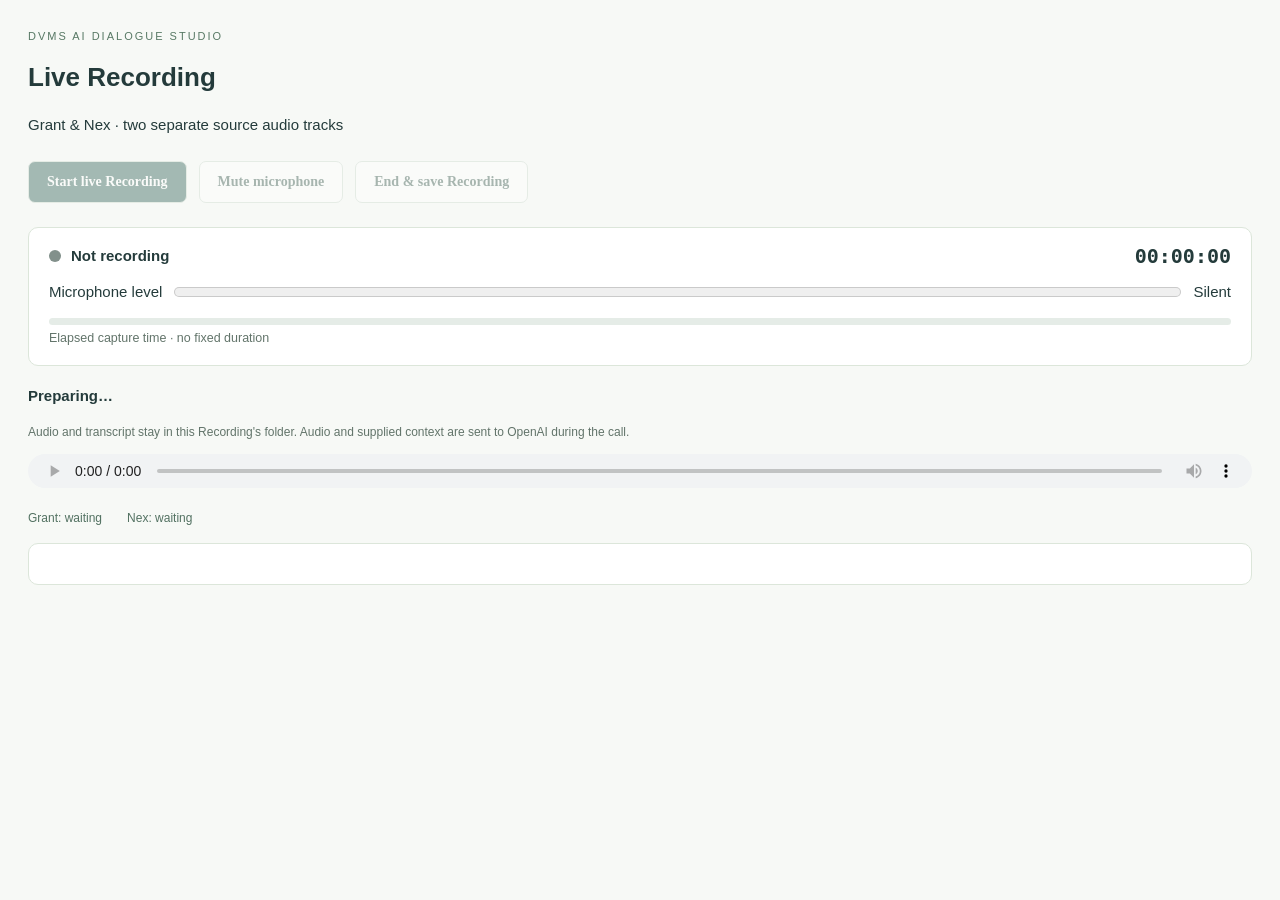
<file: DVMS AI Dialogue Studio/Source/Live/live.html>
<!doctype html><html lang="en"><head><meta charset="utf-8"><meta name="viewport" content="width=device-width, initial-scale=1"><meta http-equiv="Content-Security-Policy" content="default-src 'self'; script-src 'self'; style-src 'self'; connect-src 'self'; media-src 'self' blob:; worker-src 'self'"><title>Live Recording</title><link rel="stylesheet" href="live.css"></head><body><p class="eyebrow">DVMS AI DIALOGUE STUDIO</p><h1 id="title">Live Recording</h1><p>Grant & Nex · two separate source audio tracks</p><div class="controls"><button id="start" disabled>Start live Recording</button><button id="mute" disabled>Mute microphone</button><button id="stop" disabled>End & save Recording</button></div><section id="recordingPanel" class="recording-panel" aria-label="Recording status"><div class="recording-state"><span class="recording-dot" aria-hidden="true"></span><span id="recordingState">Not recording</span><time id="elapsed">00:00:00</time></div><div class="mic-row"><label for="micLevel">Microphone level</label><meter id="micLevel" min="0" max="1" low="0.08" high="0.8" optimum="0.4" value="0"></meter><span id="micValue">Silent</span></div><div class="time-track" aria-hidden="true"><span></span></div><small>Elapsed capture time · no fixed duration</small></section><p id="status" role="status">Preparing…</p><p id="saved">Audio and transcript stay in this Recording's folder. Audio and supplied context are sent to OpenAI during the call.</p><audio id="audio" autoplay controls></audio><div class="tracks"><span id="grant">Grant: waiting</span><span id="nex">Nex: waiting</span></div><section id="captions" aria-live="polite"></section><script src="live.js"></script></body></html>
</file>
<file: DVMS AI Dialogue Studio/Source/Live/live.css>
body{font:15px/1.6 'Segoe UI',sans-serif;margin:28px;color:#243b3b;background:#f7f9f6}h1{font-size:26px;margin:4px 0}.eyebrow{font-size:11px;letter-spacing:2px;color:#587965}.controls{display:flex;gap:12px;margin:24px 0}button{background:#285b50;border:1px solid #ccd9ce;color:white;border-radius:7px;padding:12px 18px;font:600 14px 'Segoe UI';cursor:pointer}button:disabled{opacity:.4;cursor:default}#mute,#stop{background:white;color:#315247}#status{font-weight:600}#saved{font-size:12px;color:#62746a}audio{width:100%;height:34px}.tracks{display:flex;gap:25px;color:#527161;font-size:12px;margin:14px 0}#captions{background:white;border:1px solid #dce6da;border-radius:10px;padding:20px;max-height:340px;overflow:auto}.caption{margin-bottom:18px}.caption strong{font-size:12px;color:#47745b}.caption p{white-space:pre-wrap;margin:4px 0}
.recording-panel{padding:16px 20px;border:1px solid #dce6da;border-radius:10px;background:white;margin:18px 0}.recording-state{display:flex;align-items:center;gap:10px;font-weight:600}.recording-dot{width:12px;height:12px;border-radius:50%;background:#82908b}.is-recording .recording-dot{background:#c53636;animation:pulse 1.2s infinite}#elapsed{margin-left:auto;font:600 20px Consolas,monospace}.mic-row{display:flex;align-items:center;gap:12px;margin-top:12px}.mic-row meter{flex:1;height:20px}.time-track{height:7px;background:#e5ece7;overflow:hidden;border-radius:5px;margin-top:14px}.time-track span{display:block;height:100%;width:0;background:#47745b}.is-recording .time-track span{width:30%;animation:elapsed-activity 3s linear infinite}.recording-panel small{color:#62746a}@keyframes pulse{50%{opacity:.35}}@keyframes elapsed-activity{from{transform:translateX(-100%)}to{transform:translateX(440%)}}
</file>
